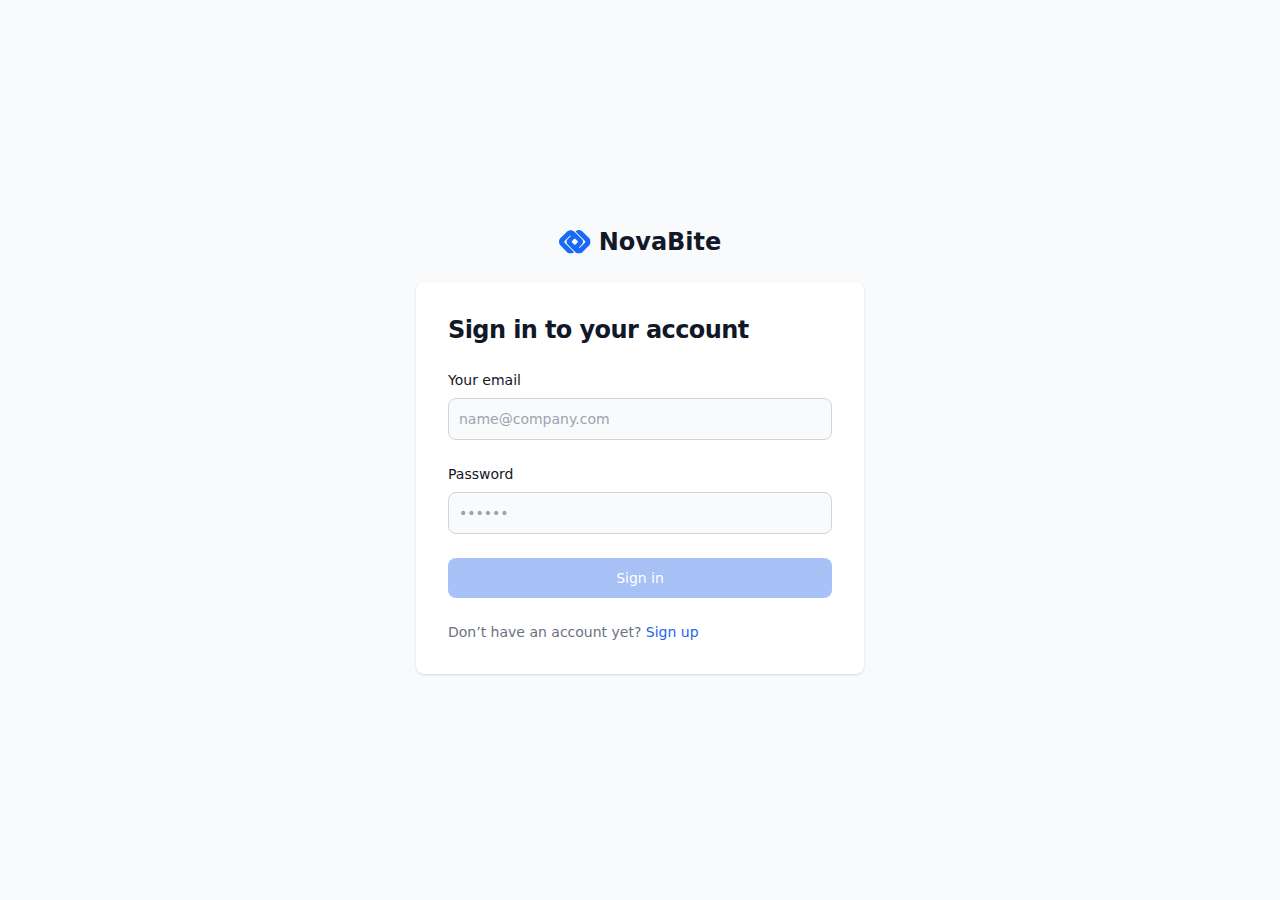
<file: index.html>
<!DOCTYPE html>
<html lang="en">
  <head>
    <meta charset="UTF-8" />
    <meta name="viewport" content="width=device-width, initial-scale=1.0" />
    <!-- |=============================================| Website Title |========================================| -->
    <title></title>
    <!-- |=============================================| Fonts |================================================| -->
    <link rel="stylesheet" href="assets/css/fonts.css" />
    <!-- |=============================================| Tailwind |=============================================| -->
    <script src="assets/css/tailwind.min"></script>
    <!-- |=============================================| Tailwind Config |======================================| -->
    <script src="assets/js/tailwind.config.js"></script>
    <!-- |=============================================| Flowbite CSS |=========================================| -->
    <link rel="stylesheet" href="assets/css/flowbite.min.css" />
    <!-- |=============================================| Font Awesome |=========================================| -->
    <link rel="stylesheet" href="assets/icons/css/all.min.css" />
    <!-- |=============================================| Main CSS |=============================================| -->
    <link rel="stylesheet" href="assets/css/style.css" />
  </head>
  <body class="bg-gray-50 dark:bg-gray-900 h-screen">
    <!-- |=============================================| Login Page |===========================================| -->
    <section>
      <div class="flex flex-col items-center justify-center px-6 py-8 mx-auto h-screen lg:py-0">
        <a href="#" class="flex items-center mb-6 text-2xl font-semibold text-gray-900 dark:text-white">
          <img class="w-8 h-8 mr-2" src="assets/imgs/logo/logo.svg" alt="logo" />
          NovaBite
        </a>
        <div class="w-full bg-white rounded-lg shadow dark:border md:mt-0 sm:max-w-md xl:p-0 dark:bg-gray-800 dark:border-gray-700">
          <div class="p-6 space-y-4 md:space-y-6 sm:p-8">
            <h1 class="text-xl font-bold leading-tight tracking-tight text-gray-900 md:text-2xl dark:text-white">Sign in to your account</h1>
            <form class="space-y-4 md:space-y-6 group" id="mainForm" novalidate>
              <div>
                <label for="email" class="block mb-2 text-sm font-medium text-gray-900 dark:text-white">Your email</label>
                <input
                  type="email"
                  name="email"
                  id="email"
                  class="bg-gray-50 border border-gray-300 text-gray-900 sm:text-sm rounded-lg focus:ring-primary-600 focus:border-primary-600 block w-full p-2.5 dark:bg-gray-700 dark:border-gray-600 dark:placeholder-gray-400 dark:text-white dark:focus:ring-blue-500 dark:focus:border-blue-500 invalid:[&:not(:placeholder-shown):not(:focus)]:border-red-500 peer"
                  placeholder="name@company.com"
                  required=""
                  pattern="[A-Za-z0-9._+\-']+@[A-Za-z0-9.\-]+\.[A-Za-z]{2,}"
                />
                <span class="mt-2 hidden text-sm text-red-500 peer-[&:not(:placeholder-shown):not(:focus):invalid]:block">
                  Please Enter A Valid Email Address
                </span>
              </div>
              <div>
                <label for="password" class="block mb-2 text-sm font-medium text-gray-900 dark:text-white">Password</label>
                <input
                  type="password"
                  name="password"
                  id="password"
                  placeholder="••••••"
                  class="bg-gray-50 border border-gray-300 text-gray-900 sm:text-sm rounded-lg focus:ring-primary-600 focus:border-primary-600 block w-full p-2.5 dark:bg-gray-700 dark:border-gray-600 dark:placeholder-gray-400 dark:text-white dark:focus:ring-blue-500 dark:focus:border-blue-500 invalid:[&:not(:placeholder-shown):not(:focus)]:border-red-500 peer"
                  required=""
                  pattern=".{7,}"
                />
                <span class="mt-2 hidden text-sm text-red-500 peer-[&:not(:placeholder-shown):not(:focus):invalid]:block">
                  Please Enter A Valid Password
                </span>
              </div>
              <span class="mt-2 hidden text-sm text-center text-red-500 block" id="inValidLogInMsg"> Invalid Email Or Password. </span>
              <button
                type="submit"
                id="logInButton"
                class="w-full text-white bg-primary-600 hover:bg-primary-700 focus:ring-4 focus:outline-none focus:ring-primary-300 font-medium rounded-lg text-sm px-5 py-2.5 text-center dark:bg-primary-600 dark:hover:bg-primary-700 dark:focus:ring-primary-800 group-invalid:pointer-events-none group-invalid:opacity-40"
              >
                Sign in
              </button>
              <p class="text-sm font-light text-gray-500 dark:text-gray-400">Don’t have an account yet? <a href="./assets/html/register.html" class="font-medium text-primary-600 hover:underline dark:text-primary-500">Sign up</a></p>
            </form>
          </div>
        </div>
      </div>
    </section>
    <!-- |=============================================| Flowbite JS |==========================================| -->
    <script src="assets/js/flowbite.min.js"></script>
    <!-- |=============================================| Main JS |==============================================| -->
    <script src="assets/js/login.js"></script>
  </body>
</html>
</file>
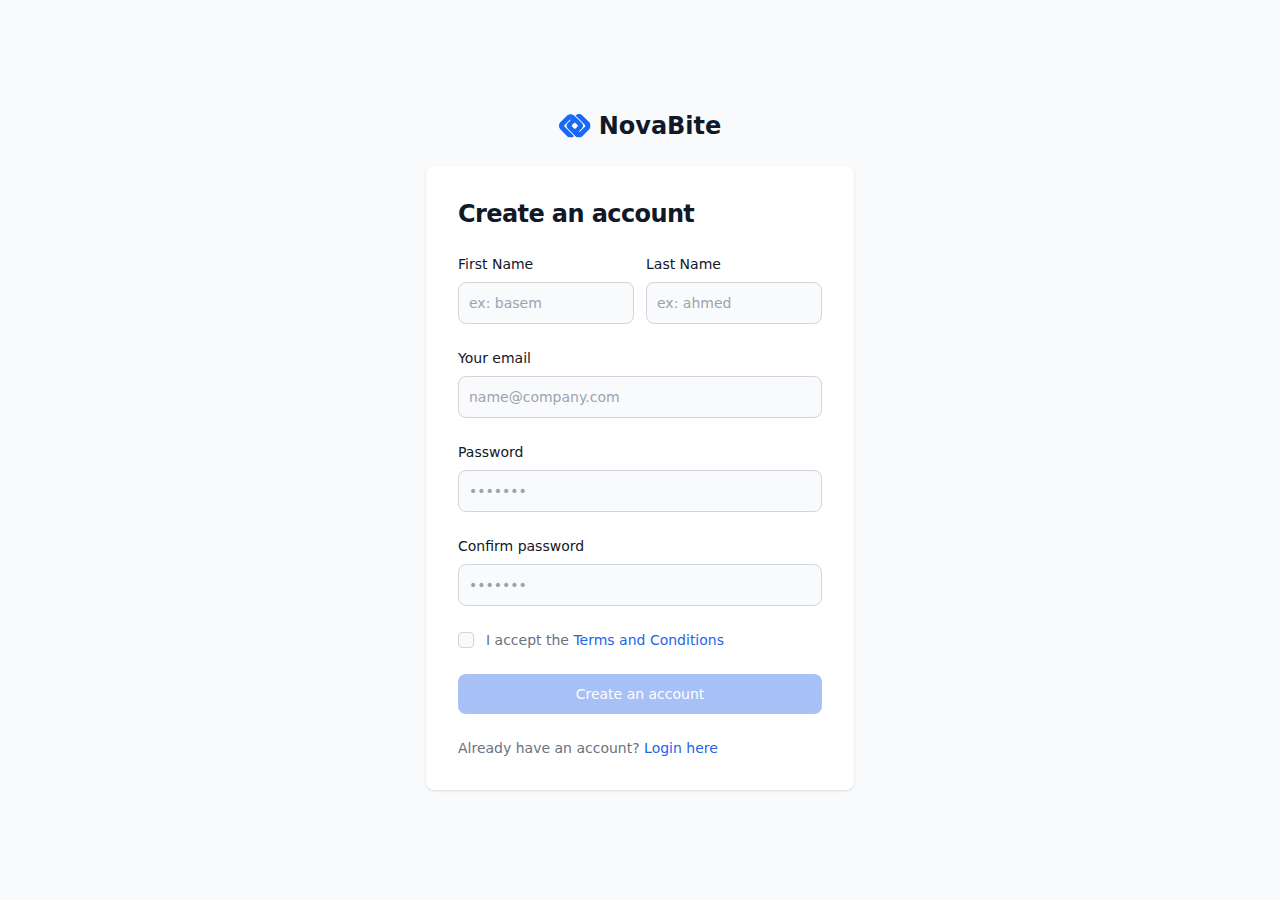
<file: assets/html/register.html>
<!DOCTYPE html>
<html lang="en">
  <head>
    <meta charset="UTF-8" />
    <meta name="viewport" content="width=device-width, initial-scale=1.0" />
    <!-- |=============================================| Page Title |===========================================| -->
    <title></title>
    <!-- |=============================================| Fonts |================================================| -->
    <link rel="stylesheet" href="../css/fonts.css" />
    <!-- |=============================================| Tailwind |=============================================| -->
    <script src="../css/tailwind.min"></script>
    <!-- |=============================================| Tailwind Config |======================================| -->
    <script src="../js/tailwind.config.js"></script>
    <!-- |=============================================| Flowbite CSS |=========================================| -->
    <link rel="stylesheet" href="../css/flowbite.min.css" />
    <!-- |=============================================| Font Awesome |=========================================| -->
    <link rel="stylesheet" href="../icons/css/all.min.css" />
    <!-- |=============================================| Main CSS |=============================================| -->
    <link rel="stylesheet" href="../css/style.css" />
  </head>
  <body class="bg-gray-50 dark:bg-gray-900 h-100svh w-100 flex-center">
    <!-- |=============================================| Sign Up Page |=========================================| -->
    <section class="w-95 py-4">
      <div class="flex flex-col items-center justify-center">
        <a href="#" class="flex items-center mb-6 text-2xl font-semibold text-gray-900 dark:text-white">
          <img class="w-8 h-8 mr-2" src="../imgs/logo/logo.svg" alt="logo" />
          NovaBite
        </a>
        <div class="w-full bg-white rounded-lg shadow dark:border md:mt-0 sm:max-w-md xl:p-0 dark:bg-gray-800 dark:border-gray-700">
          <div class="p-6 space-y-4 md:space-y-6 sm:p-8">
            <h1 class="text-xl font-bold leading-tight tracking-tight text-gray-900 md:text-2xl dark:text-white">Create an account</h1>
            <form class="space-y-4 md:space-y-6 group" id="mainForm" novalidate>
              <div class="flex justify-between">
                <div class="w-44 me-3">
                  <label for="email" class="block mb-2 text-sm font-medium text-gray-900 dark:text-white">First Name</label>
                  <input
                    type="text"
                    name="fname"
                    id="fname"
                    class="bg-gray-50 border border-gray-300 text-gray-900 sm:text-sm rounded-lg focus:ring-primary-600 focus:border-primary-600 block w-full p-2.5 dark:bg-gray-700 dark:border-gray-600 dark:placeholder-gray-400 dark:text-white dark:focus:ring-blue-500 dark:focus:border-blue-500 invalid:[&:not(:placeholder-shown):not(:focus)]:border-red-500 peer"
                    placeholder="ex: basem"
                    required=""
                    pattern=".{2,}"
                  />
                  <span class="mt-2 hidden text-sm text-red-500 peer-[&:not(:placeholder-shown):not(:focus):invalid]:block"> Invalid First Name </span>
                </div>
                <div class="w-44">
                  <label for="email" class="block mb-2 text-sm font-medium text-gray-900 dark:text-white">Last Name</label>
                  <input
                    type="text"
                    name="lname"
                    id="lname"
                    class="bg-gray-50 border border-gray-300 text-gray-900 sm:text-sm rounded-lg focus:ring-primary-600 focus:border-primary-600 block w-full p-2.5 dark:bg-gray-700 dark:border-gray-600 dark:placeholder-gray-400 dark:text-white dark:focus:ring-blue-500 dark:focus:border-blue-500 invalid:[&:not(:placeholder-shown):not(:focus)]:border-red-500 peer"
                    placeholder="ex: ahmed"
                    required=""
                    pattern=".{2,}"
                  />
                  <span class="mt-2 hidden text-sm text-red-500 peer-[&:not(:placeholder-shown):not(:focus):invalid]:block"> Invalid Last Name </span>
                </div>
              </div>
              <div>
                <label for="email" class="block mb-2 text-sm font-medium text-gray-900 dark:text-white">Your email</label>
                <input
                  type="email"
                  name="email"
                  id="email"
                  class="bg-gray-50 border border-gray-300 text-gray-900 sm:text-sm rounded-lg focus:ring-primary-600 focus:border-primary-600 block w-full p-2.5 dark:bg-gray-700 dark:border-gray-600 dark:placeholder-gray-400 dark:text-white dark:focus:ring-blue-500 dark:focus:border-blue-500 invalid:[&:not(:placeholder-shown):not(:focus)]:border-red-500 peer"
                  placeholder="name@company.com"
                  required=""
                  inputmode="email"
                  pattern="[A-Za-z0-9._+\-']+@[A-Za-z0-9.\-]+\.[A-Za-z]{2,}"
                />
                <span class="mt-2 hidden text-sm text-red-500 peer-[&:not(:placeholder-shown):not(:focus):invalid]:block"> Please Enter A Valid Email Address </span>
                <span class="mt-2 hidden text-sm text-red-500" id="emailExistErrMsg"> This Email Is Already Registered </span>
              </div>
              <div>
                <label for="password" class="block mb-2 text-sm font-medium text-gray-900 dark:text-white">Password</label>
                <input
                  type="password"
                  name="password"
                  id="password"
                  placeholder="•••••••"
                  class="bg-gray-50 border border-gray-300 text-gray-900 sm:text-sm rounded-lg focus:ring-primary-600 focus:border-primary-600 block w-full p-2.5 dark:bg-gray-700 dark:border-gray-600 dark:placeholder-gray-400 dark:text-white dark:focus:ring-blue-500 dark:focus:border-blue-500 invalid:[&:not(:placeholder-shown):not(:focus)]:border-red-500 peer"
                  required=""
                  pattern=".{7,}"
                />
                <span class="mt-2 hidden text-sm text-red-500 peer-[&:not(:placeholder-shown):not(:focus):invalid]:block"> Please Enter A Valid Password </span>
              </div>
              <div>
                <label for="confirm_password" class="block mb-2 text-sm font-medium text-gray-900 dark:text-white">Confirm password</label>
                <input
                  type="password"
                  name="confirm_password"
                  id="confirm_password"
                  placeholder="•••••••"
                  class="bg-gray-50 border border-gray-300 text-gray-900 sm:text-sm rounded-lg focus:ring-primary-600 focus:border-primary-600 block w-full p-2.5 dark:bg-gray-700 dark:border-gray-600 dark:placeholder-gray-400 dark:text-white dark:focus:ring-blue-500 dark:focus:border-blue-500 invalid:[&:not(:placeholder-shown):not(:focus)]:border-red-500"
                  required=""
                />
                <span id="validation" class="mt-2 text-sm text-red-500"></span>
              </div>
              <div class="flex items-start">
                <div class="flex items-center h-5">
                  <input
                    id="terms"
                    aria-describedby="terms"
                    type="checkbox"
                    class="w-4 h-4 border border-gray-300 rounded bg-gray-50 focus:ring-3 focus:ring-primary-300 dark:bg-gray-700 dark:border-gray-600 dark:focus:ring-primary-600 dark:ring-offset-gray-800"
                    required=""
                  />
                </div>
                <div class="ml-3 text-sm">
                  <label for="terms" class="font-light text-gray-500 dark:text-gray-300">I accept the <a class="font-medium text-primary-600 hover:underline dark:text-primary-500" href="#">Terms and Conditions</a></label>
                </div>
              </div>
              <span class="mt-2 hidden text-sm text-center text-green-500 block" id="regSuccessMsg"> Registration Successful! </span>
              <button
                type="submit"
                id="registerButton"
                class="w-full text-white bg-primary-600 hover:bg-primary-700 focus:ring-4 focus:outline-none focus:ring-primary-300 font-medium rounded-lg text-sm px-5 py-2.5 text-center dark:bg-primary-600 dark:hover:bg-primary-700 dark:focus:ring-primary-800 group-invalid:pointer-events-none group-invalid:opacity-40"
              >
                Create an account
              </button>
              <p class="text-sm font-light text-gray-500 dark:text-gray-400">Already have an account? <a href="../../index.html" class="font-medium text-primary-600 hover:underline dark:text-primary-500">Login here</a></p>
            </form>
          </div>
        </div>
      </div>
    </section>
    <!-- |=============================================| Flowbite JS |==========================================| -->
    <script src="../js/flowbite.min.js"></script>
    <!-- |=============================================| jQuery JS |==========================================| -->
    <script src="../js/jquery.min.js"></script>
    <script type="text/javascript">
      $("#confirm_password").on("blur", function () {
        var password = $("#password").val();
        var confirmPassword = $(this).val();
        if (confirmPassword !== "" && password !== confirmPassword) {
          $("#validation").html("Password does not match!").show();
        } else {
          $("#validation").hide();
        }
      });
    </script>
    <!-- |=============================================| Main JS |==============================================| -->
    <script src="../js/register.js"></script>
  </body>
</html>
</file>
<file: assets/css/fonts.css>
/* |=============================================| Google Fonts |=============================================| */
  /* pt-sans-regular - latin */
  @font-face {
    font-display: swap; 
    font-family: 'PT Sans';
    font-style: normal;
    font-weight: 400;
    src: url('../fonts/pt-sans-v17-latin-regular.woff2') format('woff2');
  }
  /* pt-sans-700 - latin */
  @font-face {
    font-display: swap; 
    font-family: 'PT Sans';
    font-style: normal;
    font-weight: 700;
    src: url('../fonts/pt-sans-v17-latin-700.woff2') format('woff2');
  }
  /* poppins-100 - latin */
  @font-face {
    font-display: swap;
    font-family: 'Poppins';
    font-style: normal;
    font-weight: 100;
    src: url('../fonts/poppins-v20-latin-100.woff2') format('woff2');
  }
  /* poppins-200 - latin */
  @font-face {
    font-display: swap;
    font-family: 'Poppins';
    font-style: normal;
    font-weight: 200;
    src: url('../fonts/poppins-v20-latin-200.woff2') format('woff2');
  }
  /* poppins-300 - latin */
  @font-face {
    font-display: swap;
    font-family: 'Poppins';
    font-style: normal;
    font-weight: 300;
    src: url('../fonts/poppins-v20-latin-300.woff2') format('woff2');
  }
  /* poppins-regular - latin */
  @font-face {
    font-display: swap;
    font-family: 'Poppins';
    font-style: normal;
    font-weight: 400;
    src: url('../fonts/poppins-v20-latin-regular.woff2') format('woff2');
  }
  /* poppins-500 - latin */
  @font-face {
    font-display: swap;
    font-family: 'Poppins';
    font-style: normal;
    font-weight: 500;
    src: url('../fonts/poppins-v20-latin-500.woff2') format('woff2');
  }
  /* poppins-600 - latin */
  @font-face {
    font-display: swap;
    font-family: 'Poppins';
    font-style: normal;
    font-weight: 600;
    src: url('../fonts/poppins-v20-latin-600.woff2') format('woff2');
  }
  /* poppins-700 - latin */
  @font-face {
    font-display: swap;
    font-family: 'Poppins';
    font-style: normal;
    font-weight: 700;
    src: url('../fonts/poppins-v20-latin-700.woff2') format('woff2');
  }
  /* poppins-800 - latin */
  @font-face {
    font-display: swap;
    font-family: 'Poppins';
    font-style: normal;
    font-weight: 800;
    src: url('../fonts/poppins-v20-latin-800.woff2') format('woff2');
  }
  /* poppins-900 - latin */
  @font-face {
    font-display: swap;
    font-family: 'Poppins';
    font-style: normal;
    font-weight: 900;
    src: url('../fonts/poppins-v20-latin-900.woff2') format('woff2');
  }
/* montserrat-100 - latin */
@font-face {
    font-display: swap;
    font-family: 'Montserrat';
    font-style: normal;
    font-weight: 100;
    src: url('../fonts/montserrat-v26-latin-100.woff2') format('woff2');
  }
  /* montserrat-200 - latin */
  @font-face {
    font-display: swap;
    font-family: 'Montserrat';
    font-style: normal;
    font-weight: 200;
    src: url('../fonts/montserrat-v26-latin-200.woff2') format('woff2');
  }
  /* montserrat-300 - latin */
  @font-face {
    font-display: swap;
    font-family: 'Montserrat';
    font-style: normal;
    font-weight: 300;
    src: url('../fonts/montserrat-v26-latin-300.woff2') format('woff2');
  }
  /* montserrat-regular - latin */
  @font-face {
    font-display: swap;
    font-family: 'Montserrat';
    font-style: normal;
    font-weight: 400;
    src: url('../fonts/montserrat-v26-latin-regular.woff2') format('woff2');
  }
  /* montserrat-500 - latin */
  @font-face {
    font-display: swap;
    font-family: 'Montserrat';
    font-style: normal;
    font-weight: 500;
    src: url('../fonts/montserrat-v26-latin-500.woff2') format('woff2');
  }
  /* montserrat-600 - latin */
  @font-face {
    font-display: swap;
    font-family: 'Montserrat';
    font-style: normal;
    font-weight: 600;
    src: url('../fonts/montserrat-v26-latin-600.woff2') format('woff2');
  }
  /* montserrat-700 - latin */
  @font-face {
    font-display: swap;
    font-family: 'Montserrat';
    font-style: normal;
    font-weight: 700;
    src: url('../fonts/montserrat-v26-latin-700.woff2') format('woff2');
  }
  /* montserrat-800 - latin */
  @font-face {
    font-display: swap;
    font-family: 'Montserrat';
    font-style: normal;
    font-weight: 800;
    src: url('../fonts/montserrat-v26-latin-800.woff2') format('woff2');
  }
  /* montserrat-900 - latin */
  @font-face {
    font-display: swap;
    font-family: 'Montserrat';
    font-style: normal;
    font-weight: 900;
    src: url('../fonts/montserrat-v26-latin-900.woff2') format('woff2');
  }
</file>
<file: assets/css/style.css>
/* |=============================================| General |=============================================| */
:root
{
  --main-font: 'PT Sans', sans-serif;
  --sec-font: 'Poppins', serif;
  --text-color: #EEEEEE;
  --accent-color: #00ADB5;
}

*,
*::before,
*::after
{
  box-sizing: border-box;
}

/* ~~~~~~~~~~~~~~~~ Reusable Custom Classes ~~~~~~~~~~~~~~~~ */
.main-font
{
  font-family: var(--main-font);
}

.sec-font
{
  font-family: var(--sec-font);
}

.text-color
{
  color: var(--text-color);
}

.accent-color
{
  color: var(--accent-color);
}

.grid-center
{
  display: grid;
  place-items: center;
}

.flex-center
{
  display: flex;
  justify-content: center;
  align-items: center;
}

.flex-between
{
  justify-content: space-between;
}

.w-100
{
  width: 100vw;
}

.w-full
{
  width: 100%;
}

.h-100svh
{
  min-height: 100svh;
}

.w-95
{
  max-width: 95% !important;
}

.layer-bg
{
  background-color: rgb(0, 0, 0, 0.5);
}

.overflow-y
{
  overflow-y: hidden;
}

body
{
  overflow-x: hidden;
}
/* |=============================================| Gallery Section |==========================================| */
.gallery img
{
  cursor: pointer;
  transition: transform 500ms ease;
}

.gallery img:hover
{
  transform: scale(1.05);
}
/* |=============================================| Modal Design |=============================================| */
.img-box
{
  height: 85vh;
  max-width: 90%;
  display: flex;
  justify-content: center;
  align-items: center;
  position: relative;
}

.img-box img
{
  height: 100%;
  object-fit: contain;
}

.modal-btns
{
  position: absolute;
  bottom: 0.5rem;
  -webkit-backdrop-filter: blur(15px);
  backdrop-filter: blur(15px);
  background-color: rgba(255, 255, 255, 0.5);
  padding: 0.5rem;
  display: flex;
  gap: 4rem;
}

.modal-btn
{
  cursor: pointer;
}
</file>
